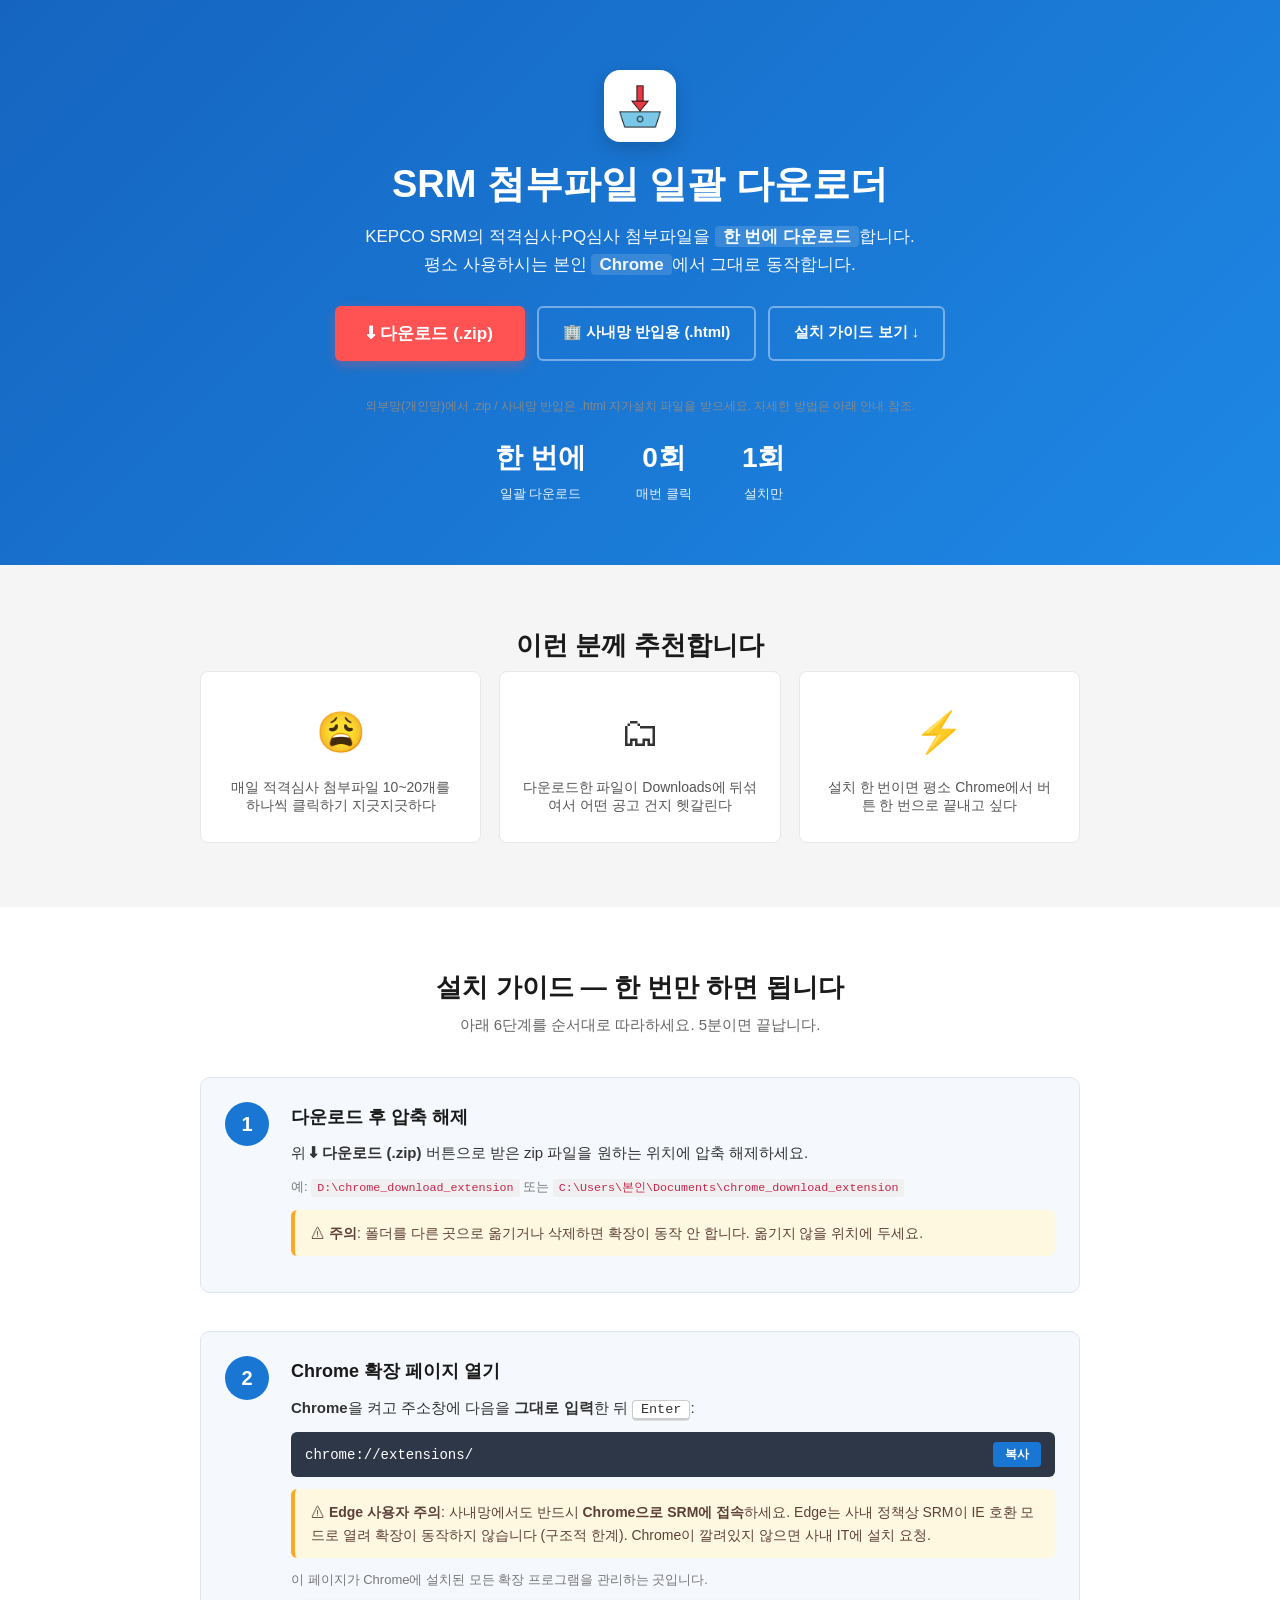
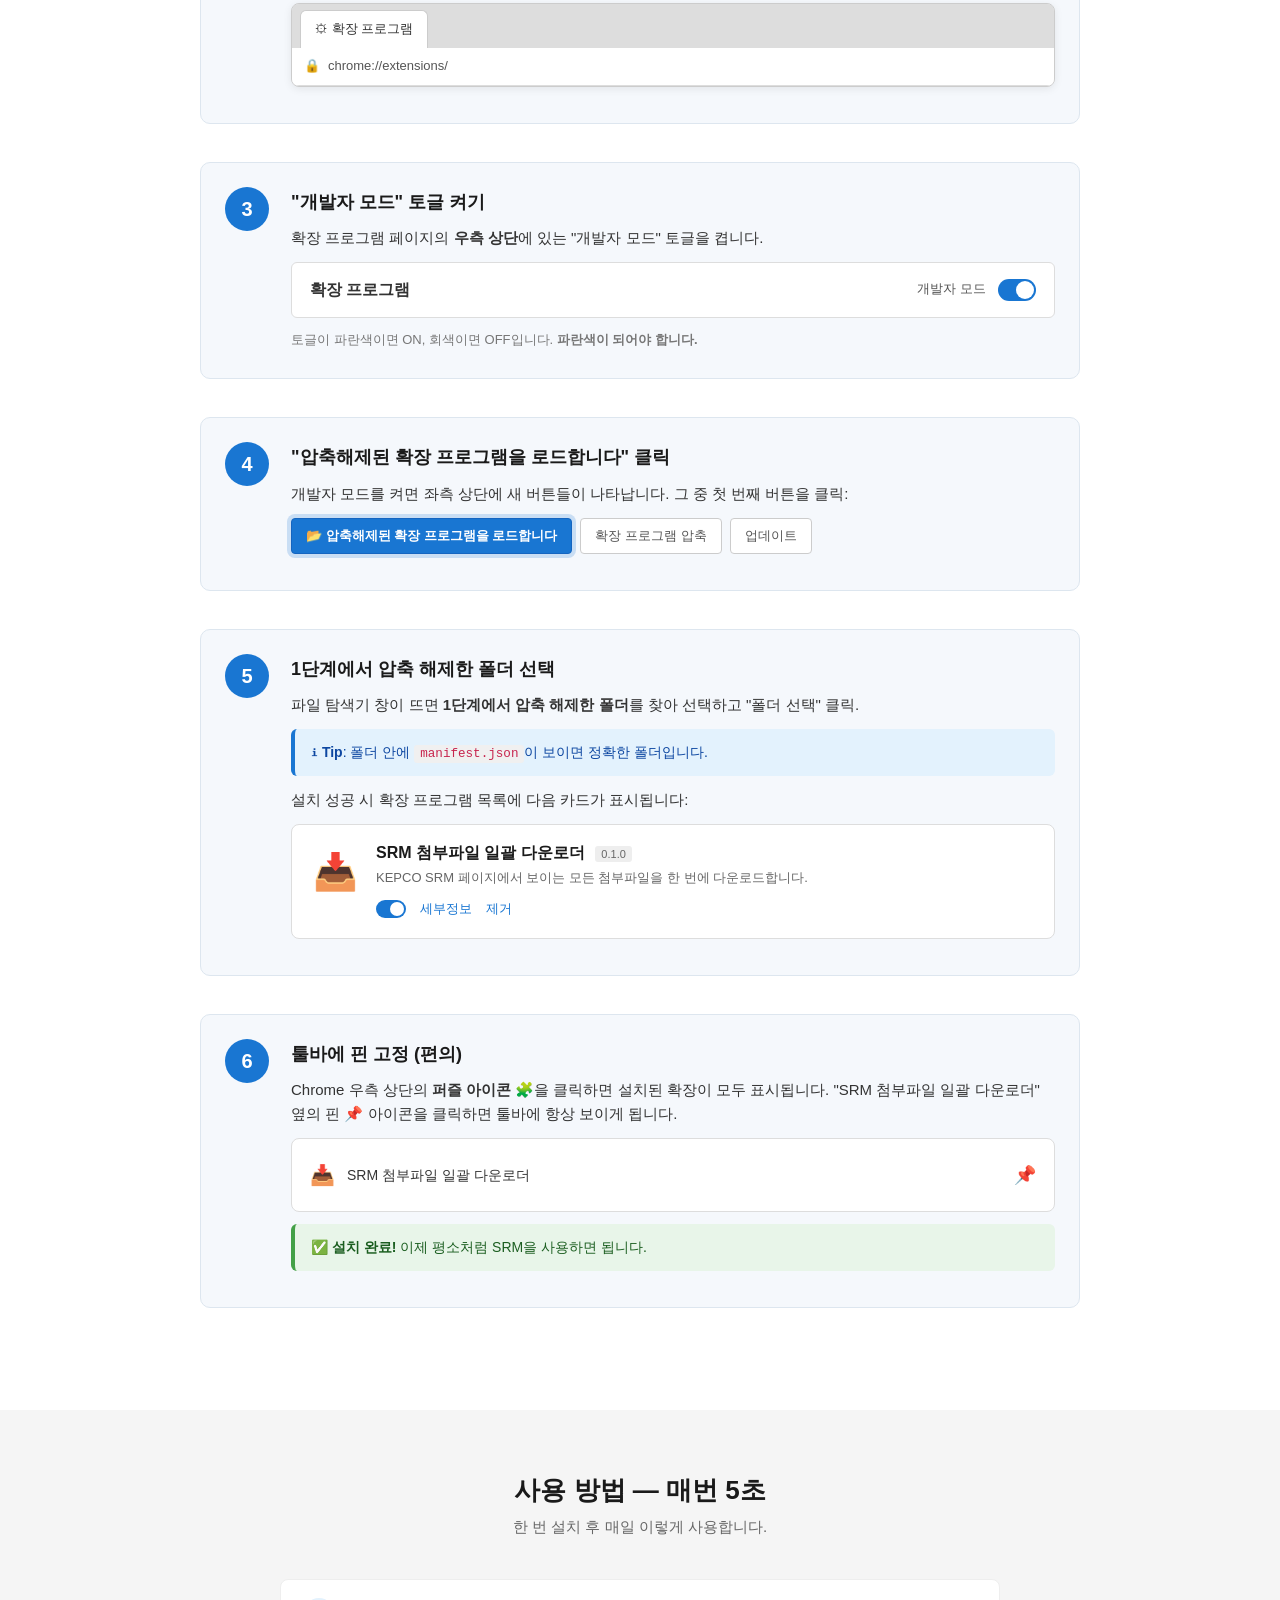
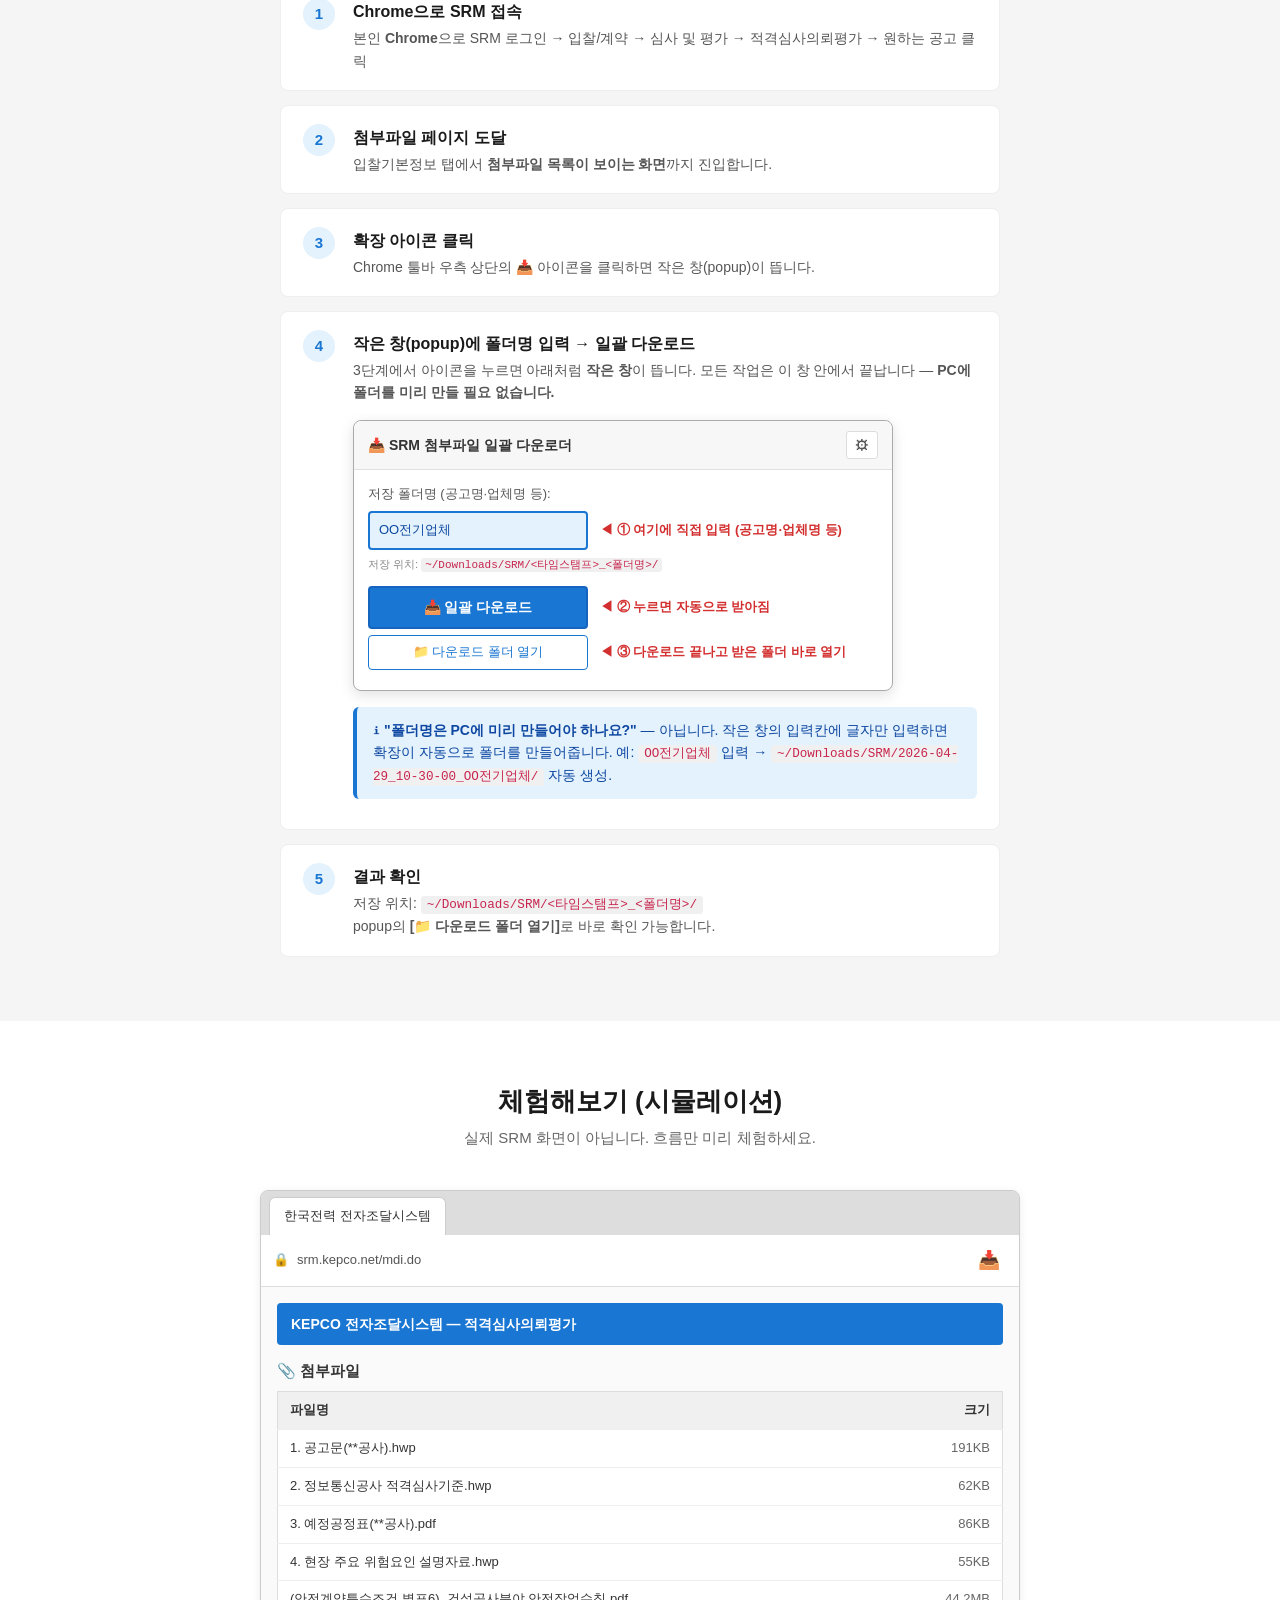
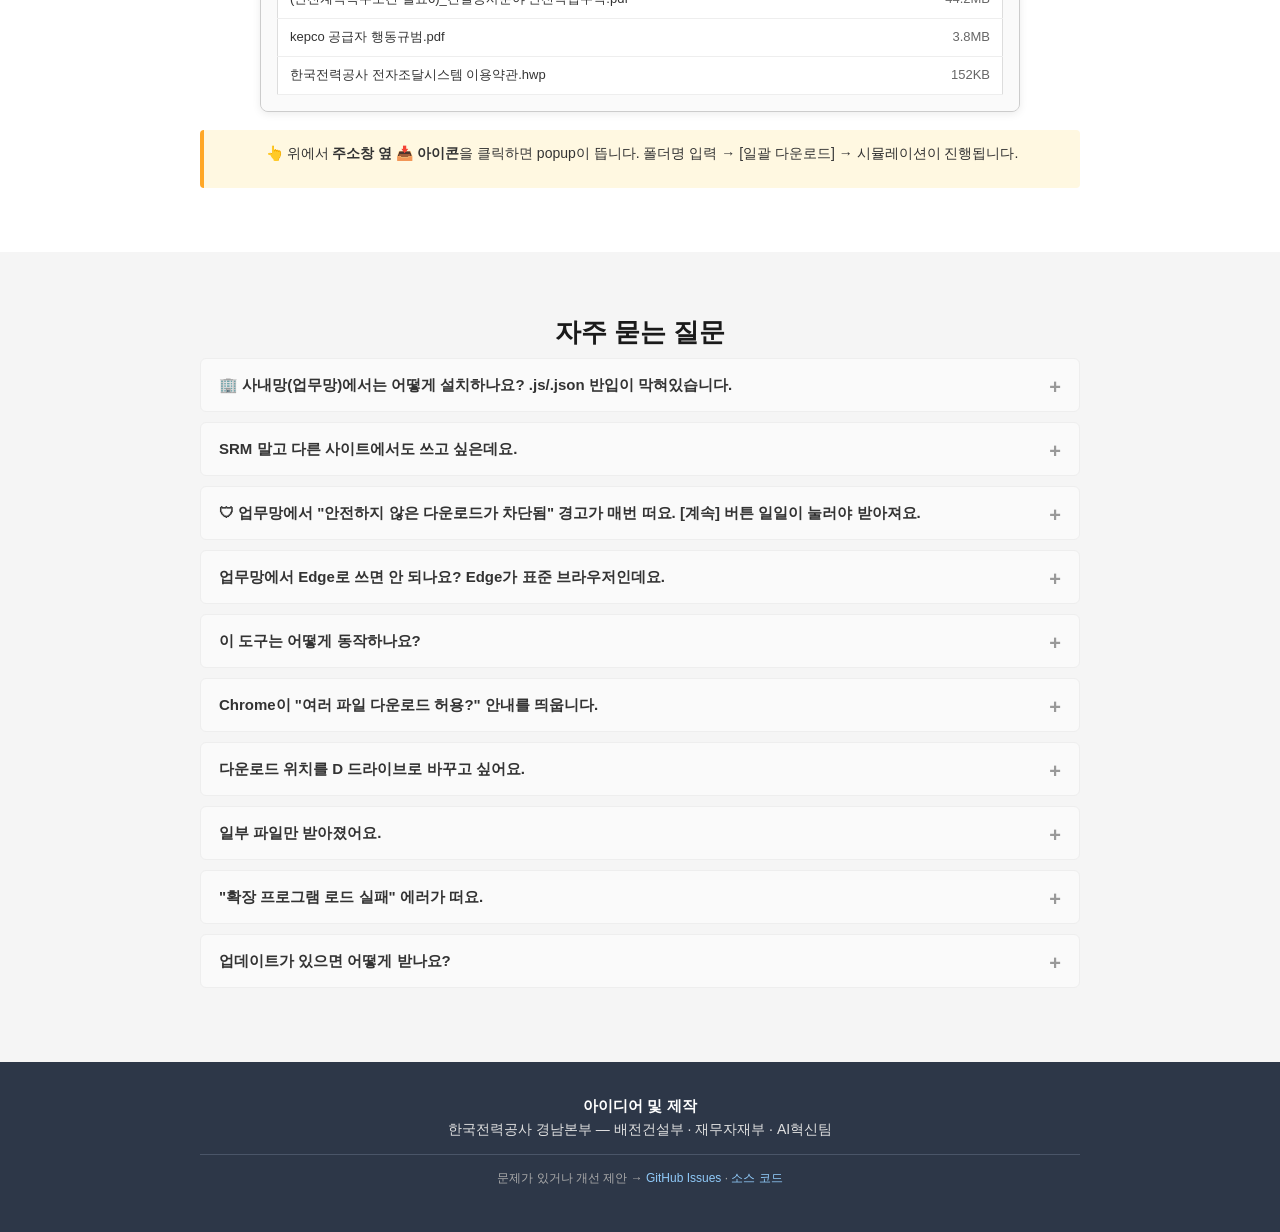
<file: docs/index.html>
<!DOCTYPE html>
<html lang="ko">
<head>
  <meta charset="utf-8">
  <meta name="viewport" content="width=device-width, initial-scale=1">
  <title>SRM 첨부파일 일괄 다운로더 — 설치 가이드 (Chrome)</title>
  <meta name="description" content="KEPCO SRM 적격심사 첨부파일을 한 번에 다운로드하는 Chrome 확장 프로그램. 설치 가이드와 사용 시뮬레이션.">
  <link rel="stylesheet" href="style.css">
</head>
<body>

<!-- ============ HERO ============ -->
<header class="hero">
  <div class="container">
    <img class="hero-icon" src="icon128.png" alt="SRM 다운로더 아이콘" width="72" height="72">
    <h1>SRM 첨부파일 일괄 다운로더</h1>
    <p class="lead">
      KEPCO SRM의 적격심사·PQ심사 첨부파일을 <strong>한 번에 다운로드</strong>합니다.<br>
      평소 사용하시는 본인 <strong>Chrome</strong>에서 그대로 동작합니다.
    </p>
    <div class="hero-actions">
      <a class="btn btn-primary btn-large" href="chrome-extension.zip" download>
        ⬇ 다운로드 (.zip)
      </a>
      <a class="btn btn-ghost" href="extension-installer.html" download>
        🏢 사내망 반입용 (.html)
      </a>
      <a class="btn btn-ghost" href="#install">설치 가이드 보기 ↓</a>
    </div>
    <p class="hint" style="margin-top:8px;font-size:12px;color:#888;">
      외부망(개인망)에서 .zip / 사내망 반입은 .html 자가설치 파일을 받으세요. 자세한 방법은 아래 안내 참조.
    </p>
    <div class="hero-stats">
      <div><strong>한 번에</strong><span>일괄 다운로드</span></div>
      <div><strong>0회</strong><span>매번 클릭</span></div>
      <div><strong>1회</strong><span>설치만</span></div>
    </div>
  </div>
</header>

<!-- ============ WHY ============ -->
<section class="section">
  <div class="container">
    <h2 class="section-title">이런 분께 추천합니다</h2>
    <div class="why-grid">
      <div class="why-card">
        <div class="why-icon">😩</div>
        <h3>매일 적격심사 첨부파일 10~20개를 하나씩 클릭하기 지긋지긋하다</h3>
      </div>
      <div class="why-card">
        <div class="why-icon">🗂</div>
        <h3>다운로드한 파일이 Downloads에 뒤섞여서 어떤 공고 건지 헷갈린다</h3>
      </div>
      <div class="why-card">
        <div class="why-icon">⚡</div>
        <h3>설치 한 번이면 평소 Chrome에서 버튼 한 번으로 끝내고 싶다</h3>
      </div>
    </div>
  </div>
</section>

<!-- ============ INSTALL ============ -->
<section id="install" class="section section-alt">
  <div class="container">
    <h2 class="section-title">설치 가이드 — 한 번만 하면 됩니다</h2>
    <p class="section-sub">아래 6단계를 순서대로 따라하세요. 5분이면 끝납니다.</p>

    <!-- Step 1 -->
    <div class="step">
      <div class="step-num">1</div>
      <div class="step-body">
        <h3>다운로드 후 압축 해제</h3>
        <p>위 <strong>⬇ 다운로드 (.zip)</strong> 버튼으로 받은 zip 파일을 원하는 위치에 압축 해제하세요.</p>
        <p class="hint">예: <code>D:\chrome_download_extension</code> 또는 <code>C:\Users\본인\Documents\chrome_download_extension</code></p>
        <div class="callout warn">
          ⚠ <strong>주의</strong>: 폴더를 다른 곳으로 옮기거나 삭제하면 확장이 동작 안 합니다. 옮기지 않을 위치에 두세요.
        </div>
      </div>
    </div>

    <!-- Step 2 -->
    <div class="step">
      <div class="step-num">2</div>
      <div class="step-body">
        <h3>Chrome 확장 페이지 열기</h3>
        <p><strong>Chrome</strong>을 켜고 주소창에 다음을 <strong>그대로 입력</strong>한 뒤 <kbd>Enter</kbd>:</p>
        <div class="url-box">
          <span class="url-text">chrome://extensions/</span>
          <button class="btn btn-mini" onclick="navigator.clipboard.writeText('chrome://extensions/');this.textContent='복사됨!';setTimeout(()=>this.textContent='복사',1500)">복사</button>
        </div>
        <div class="callout warn">
          ⚠ <strong>Edge 사용자 주의</strong>: 사내망에서도 반드시 <strong>Chrome으로 SRM에 접속</strong>하세요. Edge는 사내 정책상 SRM이 IE 호환 모드로 열려 확장이 동작하지 않습니다 (구조적 한계). Chrome이 깔려있지 않으면 사내 IT에 설치 요청.
        </div>
        <p class="hint">이 페이지가 Chrome에 설치된 모든 확장 프로그램을 관리하는 곳입니다.</p>
        <!-- Mock browser: address bar -->
        <div class="mock-browser">
          <div class="mock-tabs">
            <div class="mock-tab active">⚙ 확장 프로그램</div>
          </div>
          <div class="mock-addr">
            <span class="mock-icon">🔒</span>
            <span class="mock-url">chrome://extensions/</span>
          </div>
        </div>
      </div>
    </div>

    <!-- Step 3 -->
    <div class="step">
      <div class="step-num">3</div>
      <div class="step-body">
        <h3>"개발자 모드" 토글 켜기</h3>
        <p>확장 프로그램 페이지의 <strong>우측 상단</strong>에 있는 "개발자 모드" 토글을 켭니다.</p>
        <!-- Mock: toggle area -->
        <div class="mock-toolbar">
          <span class="mock-toolbar-title">확장 프로그램</span>
          <div class="mock-spacer"></div>
          <span class="mock-label">개발자 모드</span>
          <span class="mock-toggle on" aria-label="ON"></span>
        </div>
        <p class="hint">토글이 파란색이면 ON, 회색이면 OFF입니다. <strong>파란색이 되어야 합니다.</strong></p>
      </div>
    </div>

    <!-- Step 4 -->
    <div class="step">
      <div class="step-num">4</div>
      <div class="step-body">
        <h3>"압축해제된 확장 프로그램을 로드합니다" 클릭</h3>
        <p>개발자 모드를 켜면 좌측 상단에 새 버튼들이 나타납니다. 그 중 첫 번째 버튼을 클릭:</p>
        <div class="mock-buttons">
          <button class="mock-btn highlight">📂 압축해제된 확장 프로그램을 로드합니다</button>
          <button class="mock-btn">확장 프로그램 압축</button>
          <button class="mock-btn">업데이트</button>
        </div>
      </div>
    </div>

    <!-- Step 5 -->
    <div class="step">
      <div class="step-num">5</div>
      <div class="step-body">
        <h3>1단계에서 압축 해제한 폴더 선택</h3>
        <p>파일 탐색기 창이 뜨면 <strong>1단계에서 압축 해제한 폴더</strong>를 찾아 선택하고 "폴더 선택" 클릭.</p>
        <div class="callout info">
          ℹ <strong>Tip</strong>: 폴더 안에 <code>manifest.json</code>이 보이면 정확한 폴더입니다.
        </div>
        <p>설치 성공 시 확장 프로그램 목록에 다음 카드가 표시됩니다:</p>
        <div class="mock-extension-card">
          <div class="mock-ext-icon">📥</div>
          <div class="mock-ext-info">
            <h4>SRM 첨부파일 일괄 다운로더 <span class="mock-version">0.1.0</span></h4>
            <p>KEPCO SRM 페이지에서 보이는 모든 첨부파일을 한 번에 다운로드합니다.</p>
            <div class="mock-ext-actions">
              <span class="mock-toggle on small"></span>
              <span class="mock-link">세부정보</span>
              <span class="mock-link">제거</span>
            </div>
          </div>
        </div>
      </div>
    </div>

    <!-- Step 6 -->
    <div class="step">
      <div class="step-num">6</div>
      <div class="step-body">
        <h3>툴바에 핀 고정 (편의)</h3>
        <p>Chrome 우측 상단의 <strong>퍼즐 아이콘 🧩</strong>을 클릭하면 설치된 확장이 모두 표시됩니다. "SRM 첨부파일 일괄 다운로더" 옆의 핀 📌 아이콘을 클릭하면 툴바에 항상 보이게 됩니다.</p>
        <div class="mock-toolbar-pin">
          <div class="pin-row">
            <span class="pin-icon">📥</span>
            <span class="pin-name">SRM 첨부파일 일괄 다운로더</span>
            <span class="pin-btn pinned" title="툴바에 고정됨">📌</span>
          </div>
        </div>
        <div class="callout success">
          ✅ <strong>설치 완료!</strong> 이제 평소처럼 SRM을 사용하면 됩니다.
        </div>
      </div>
    </div>

  </div>
</section>

<!-- ============ USAGE ============ -->
<section id="usage" class="section">
  <div class="container">
    <h2 class="section-title">사용 방법 — 매번 5초</h2>
    <p class="section-sub">한 번 설치 후 매일 이렇게 사용합니다.</p>

    <div class="usage-flow">
      <div class="usage-step">
        <span class="usage-num">1</span>
        <div>
          <h3>Chrome으로 SRM 접속</h3>
          <p>본인 <strong>Chrome</strong>으로 SRM 로그인 → 입찰/계약 → 심사 및 평가 → 적격심사의뢰평가 → 원하는 공고 클릭</p>
        </div>
      </div>
      <div class="usage-step">
        <span class="usage-num">2</span>
        <div>
          <h3>첨부파일 페이지 도달</h3>
          <p>입찰기본정보 탭에서 <strong>첨부파일 목록이 보이는 화면</strong>까지 진입합니다.</p>
        </div>
      </div>
      <div class="usage-step">
        <span class="usage-num">3</span>
        <div>
          <h3>확장 아이콘 클릭</h3>
          <p>Chrome 툴바 우측 상단의 📥 아이콘을 클릭하면 작은 창(popup)이 뜹니다.</p>
        </div>
      </div>
      <div class="usage-step">
        <span class="usage-num">4</span>
        <div>
          <h3>작은 창(popup)에 폴더명 입력 → 일괄 다운로드</h3>
          <p>3단계에서 아이콘을 누르면 아래처럼 <strong>작은 창</strong>이 뜹니다. 모든 작업은 이 창 안에서 끝납니다 — <strong>PC에 폴더를 미리 만들 필요 없습니다.</strong></p>

          <div class="popup-demo">
            <div class="popup-demo-head">
              <span>📥 SRM 첨부파일 일괄 다운로더</span>
              <span class="popup-demo-gear">⚙</span>
            </div>
            <div class="popup-demo-body">
              <label>저장 폴더명 (공고명·업체명 등):</label>
              <div class="popup-demo-row">
                <div class="popup-demo-input">OO전기업체</div>
                <div class="popup-demo-arrow">◀ ① 여기에 직접 입력 (공고명·업체명 등)</div>
              </div>
              <div class="popup-demo-hint">저장 위치: <code>~/Downloads/SRM/&lt;타임스탬프&gt;_&lt;폴더명&gt;/</code></div>
              <div class="popup-demo-row">
                <div class="popup-demo-btn">📥 일괄 다운로드</div>
                <div class="popup-demo-arrow">◀ ② 누르면 자동으로 받아짐</div>
              </div>
              <div class="popup-demo-row">
                <div class="popup-demo-btn popup-demo-btn-secondary">📁 다운로드 폴더 열기</div>
                <div class="popup-demo-arrow">◀ ③ 다운로드 끝나고 받은 폴더 바로 열기</div>
              </div>
            </div>
          </div>

          <div class="callout info">
            ℹ <strong>"폴더명은 PC에 미리 만들어야 하나요?"</strong> — 아닙니다. 작은 창의 입력칸에 글자만 입력하면 확장이 자동으로 폴더를 만들어줍니다. 예: <code>OO전기업체</code> 입력 → <code>~/Downloads/SRM/2026-04-29_10-30-00_OO전기업체/</code> 자동 생성.
          </div>
        </div>
      </div>
      <div class="usage-step">
        <span class="usage-num">5</span>
        <div>
          <h3>결과 확인</h3>
          <p>저장 위치: <code>~/Downloads/SRM/&lt;타임스탬프&gt;_&lt;폴더명&gt;/</code><br>popup의 <strong>[📁 다운로드 폴더 열기]</strong>로 바로 확인 가능합니다.</p>
        </div>
      </div>
    </div>
  </div>
</section>

<!-- ============ SIMULATION ============ -->
<section id="simulation" class="section section-alt">
  <div class="container">
    <h2 class="section-title">체험해보기 (시뮬레이션)</h2>
    <p class="section-sub">실제 SRM 화면이 아닙니다. 흐름만 미리 체험하세요.</p>

    <div class="sim-frame">
      <div class="mock-browser">
        <div class="mock-tabs">
          <div class="mock-tab active">한국전력 전자조달시스템</div>
        </div>
        <div class="mock-addr">
          <span class="mock-icon">🔒</span>
          <span class="mock-url">srm.kepco.net/mdi.do</span>
          <span class="mock-ext-badge" id="extBadge" title="확장 아이콘 — 클릭해보세요">📥</span>
        </div>

        <div class="sim-page">
          <div class="sim-banner">KEPCO 전자조달시스템 — 적격심사의뢰평가</div>
          <div class="sim-table-title">📎 첨부파일</div>
          <table class="sim-table">
            <thead><tr><th>파일명</th><th class="sim-size-col">크기</th></tr></thead>
            <tbody>
              <tr><td>1. 공고문(**공사).hwp</td><td>191KB</td></tr>
              <tr><td>2. 정보통신공사 적격심사기준.hwp</td><td>62KB</td></tr>
              <tr><td>3. 예정공정표(**공사).pdf</td><td>86KB</td></tr>
              <tr><td>4. 현장 주요 위험요인 설명자료.hwp</td><td>55KB</td></tr>
              <tr><td>(안전계약특수조건 별표6)_건설공사분야 안전작업수칙.pdf</td><td>44.2MB</td></tr>
              <tr><td>kepco 공급자 행동규범.pdf</td><td>3.8MB</td></tr>
              <tr><td>한국전력공사 전자조달시스템 이용약관.hwp</td><td>152KB</td></tr>
            </tbody>
          </table>
        </div>
      </div>

      <!-- Mock popup overlay -->
      <div class="sim-popup" id="simPopup" hidden>
        <div class="sim-popup-head">SRM 첨부파일 일괄 다운로더</div>
        <div class="sim-popup-body">
          <label>저장 폴더명 (공고명·업체명 등):</label>
          <input id="simFolder" type="text" placeholder="예: OO전기업체">
          <p class="hint">저장 위치: <code>~/Downloads/SRM/&lt;타임스탬프&gt;_&lt;폴더명&gt;/</code></p>
          <button id="simBtn" class="btn-primary btn-mini-2">📥 일괄 다운로드</button>
          <button class="btn-mini-2 sim-secondary-btn" disabled title="시뮬레이션이라 동작 안 함">📁 다운로드 폴더 열기</button>
          <div class="sim-log" id="simLog">준비됨. 폴더명 입력 후 [일괄 다운로드] 클릭.</div>
        </div>
      </div>
    </div>

    <div class="sim-instructions">
      <p>👆 위에서 <strong>주소창 옆 📥 아이콘</strong>을 클릭하면 popup이 뜹니다. 폴더명 입력 → [일괄 다운로드] → 시뮬레이션이 진행됩니다.</p>
    </div>
  </div>
</section>

<!-- ============ FAQ ============ -->
<section id="faq" class="section">
  <div class="container">
    <h2 class="section-title">자주 묻는 질문</h2>

    <details class="faq">
      <summary>🏢 사내망(업무망)에서는 어떻게 설치하나요? .js/.json 반입이 막혀있습니다.</summary>
      <p>사내망 보안 정책으로 <code>.js</code>/<code>.json</code> 파일 반입이 막혀있는 환경을 위해 <strong>HTML 자가설치 파일</strong>을 제공합니다. 흐름:</p>
      <ol>
        <li>외부망(집/개인망)에서 위 <strong>"🏢 사내망 반입용 (.html)"</strong> 버튼으로 <code>extension-installer.html</code> 다운로드</li>
        <li>이 HTML 파일 한 개만 사내망 PC로 반입 (<code>.html</code>은 일반적으로 통과됨)</li>
        <li>사내망 PC에서 <code>extension-installer.html</code>을 Edge로 열기 (더블클릭)</li>
        <li>페이지의 <strong>"📂 폴더 선택 후 풀기"</strong> 버튼 클릭 → 빈 폴더 선택 (예: <code>Documents\srm-extension</code>)</li>
        <li>버튼 한 번 클릭으로 9개 파일이 그 폴더에 자동으로 풀림 (<code>.js</code>, <code>.json</code> 포함)</li>
        <li><code>edge://extensions/</code> → 개발자 모드 ON → "압축해제된 확장 프로그램을 로드합니다" → 풀린 폴더 선택 → 끝</li>
      </ol>
      <p>HTML 안에 모든 파일이 base64로 인코딩되어 있어 사내망 보안 스캐너를 통과하고, 파일 생성은 사내망 자기 PC 안에서 일어납니다 (네트워크 경유 X).</p>
    </details>

    <details class="faq">
      <summary>SRM 말고 다른 사이트에서도 쓰고 싶은데요.</summary>
      <p>가능합니다. 확장 popup의 우측 상단 <strong>⚙ 설정</strong> 버튼 클릭 → "사이트 추가" 입력란에 도메인 입력(예: <code>knai.kepco.net</code>) → [추가] 클릭. 브라우저가 권한 다이얼로그를 한 번 띄우면 "허용"을 선택하시면 됩니다. 이후 그 사이트에서도 동일하게 일괄 다운로드 가능합니다.</p>
      <p>기본은 <code>srm.kepco.net</code>만 등록되어 있어 첫 설치 시 추가 권한 다이얼로그가 뜨지 않습니다. 다른 사이트는 본인이 필요한 만큼만 직접 등록하시면 됩니다.</p>
    </details>

    <details class="faq">
      <summary>🛡 업무망에서 "안전하지 않은 다운로드가 차단됨" 경고가 매번 떠요. [계속] 버튼 일일이 눌러야 받아져요.</summary>
      <p>업무망 SRM이 HTTP(HTTPS 아님)라 Chrome이 보안 경고를 띄우는 것입니다. 한 번만 사이트별 예외 등록하면 사라집니다:</p>
      <ol>
        <li>Chrome 주소창에 그대로 입력: <code>chrome://settings/content/insecureContent</code></li>
        <li>"<strong>안전하지 않은 콘텐츠 표시 가능</strong>" 섹션의 <strong>[추가]</strong> 버튼 클릭</li>
        <li>입력창에: <code>http://srm.kepco.net</code> 입력 후 <strong>[추가]</strong></li>
        <li>SRM 페이지 새로고침 → 일괄 다운로드 시 경고 안 뜸</li>
      </ol>
      <p>예외 등록을 시도했는데도 똑같이 막힌다면 사내 그룹정책으로 잠긴 것입니다. <code>chrome://policy/</code>에서 <code>InsecureContentAllowedForUrls</code> 또는 <code>DownloadRestrictions</code> 정책이 보이면 사내 IT에 "SRM 도메인 예외 추가" 요청.</p>
    </details>

    <details class="faq">
      <summary>업무망에서 Edge로 쓰면 안 되나요? Edge가 표준 브라우저인데요.</summary>
      <p><strong>안 됩니다. Chrome으로 사용하세요.</strong> 사내 정책상 SRM이 Edge에서 열리면 IE 호환 모드(파란 e 아이콘 표시)로 강제 로드됩니다. IE 모드 안에서는 확장 프로그램이 페이지에 접근할 수 없는 구조적 한계가 있어, "Frame with ID 0 is not ready" 같은 에러가 나면서 다운로드가 시작되지 않습니다.</p>
      <p>업무망 PC에 Chrome이 깔려있다면 Chrome으로 SRM에 접속하시면 됩니다. 만약 Chrome이 없다면 사내 IT에 설치 요청. 다른 사이트는 Edge로 쓰시고 SRM만 Chrome으로 쓰는 식으로 분리해도 무방합니다.</p>
    </details>

    <details class="faq">
      <summary>이 도구는 어떻게 동작하나요?</summary>
      <p>본인 Chrome 안에서 사용자가 직접 클릭한 시점에만 동작하는 일반적인 Chrome 확장 프로그램입니다. 평소 Chrome으로 SRM 사용하는 것과 똑같은 흐름이고, 단지 첨부파일 한 개씩 클릭하는 작업을 한 번에 처리해줄 뿐입니다.</p>
    </details>

    <details class="faq">
      <summary>Chrome이 "여러 파일 다운로드 허용?" 안내를 띄웁니다.</summary>
      <p>일괄 다운로드 시 첫 실행에서 한 번 뜹니다. <strong>"허용"</strong> 클릭하면 그 사이트(SRM)에서는 다음부터 안 뜹니다.</p>
    </details>

    <details class="faq">
      <summary>다운로드 위치를 D 드라이브로 바꾸고 싶어요.</summary>
      <p>이 확장 자체는 Chrome의 기본 Downloads 폴더 하위로만 저장 가능합니다 (Chrome 보안 제약). 위치 자체를 바꾸려면:</p>
      <ol>
        <li>Chrome 주소창에 <code>chrome://settings/downloads</code> 입력</li>
        <li>"위치" 옆 <strong>변경</strong> 클릭</li>
        <li>D:\srm_downloads 같은 폴더 선택</li>
      </ol>
      <p>이렇게 하면 우리 도구의 다운로드도 그 위치로 자동으로 갑니다.</p>
    </details>

    <details class="faq">
      <summary>일부 파일만 받아졌어요.</summary>
      <p>큰 파일(수십 MB)은 SRM이 처리에 시간이 걸립니다. 이 도구는 파일 크기에 따라 자동으로 클릭 간격을 조절(250ms~3.5초)하지만, 사이트가 매우 느릴 땐 누락 가능. popup의 로그에서 누락 파일 확인 후 같은 화면에서 다시 누르면 받아집니다 (덮어쓰기).</p>
    </details>

    <details class="faq">
      <summary>"확장 프로그램 로드 실패" 에러가 떠요.</summary>
      <p>다음을 확인하세요:</p>
      <ul>
        <li>선택한 폴더 안에 <code>manifest.json</code> 파일이 있는지</li>
        <li>zip을 압축 해제할 때 폴더가 한 단계 더 안에 있을 수 있음 (예: <code>chrome_download_extension-main/chrome_download_extension-main/</code>) — 가장 안쪽 폴더 선택</li>
      </ul>
    </details>

    <details class="faq">
      <summary>업데이트가 있으면 어떻게 받나요?</summary>
      <p>이 페이지에서 다시 zip 다운로드 → 기존 폴더 덮어쓰기 → <code>chrome://extensions/</code>에서 이 확장의 새로고침 아이콘(🔄) 클릭. 끝.</p>
    </details>
  </div>
</section>

<!-- ============ FOOTER ============ -->
<footer class="footer">
  <div class="container">
    <p class="credits">
      <strong>아이디어 및 제작</strong><br>
      한국전력공사 경남본부 — 배전건설부 · 재무자재부 · AI혁신팀
    </p>
    <p class="footer-links">
      문제가 있거나 개선 제안 →
      <a href="https://github.com/kepcokn5701/chrome_download_extension/issues">GitHub Issues</a>
      ·
      <a href="https://github.com/kepcokn5701/chrome_download_extension">소스 코드</a>
    </p>
  </div>
</footer>

<script src="script.js"></script>
</body>
</html>
</file>
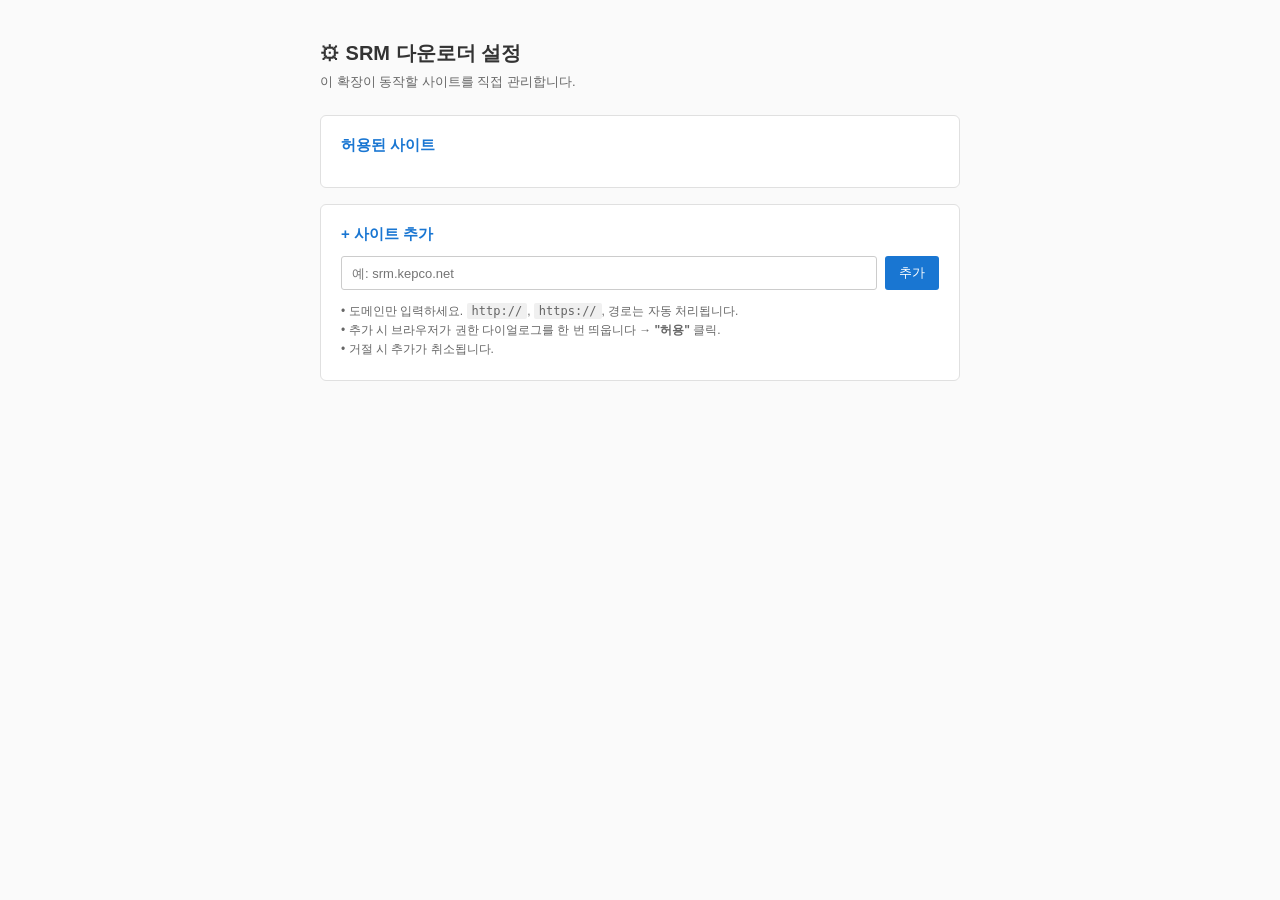
<file: options.html>
<!DOCTYPE html>
<html lang="ko">
<head>
  <meta charset="utf-8">
  <title>SRM 다운로더 — 설정</title>
  <style>
    body {
      font-family: 'Malgun Gothic', sans-serif;
      max-width: 640px;
      margin: 40px auto;
      padding: 0 20px;
      color: #333;
      background: #fafafa;
    }
    h1 {
      font-size: 20px;
      margin: 0 0 6px;
    }
    .subtitle {
      color: #666;
      font-size: 13px;
      margin: 0 0 24px;
    }
    .card {
      background: white;
      border: 1px solid #e0e0e0;
      border-radius: 6px;
      padding: 20px;
      margin-bottom: 16px;
    }
    h2 {
      font-size: 15px;
      margin: 0 0 12px;
      color: #1976d2;
    }
    .site-list {
      list-style: none;
      padding: 0;
      margin: 0;
    }
    .site-row {
      display: flex;
      align-items: center;
      justify-content: space-between;
      padding: 10px 12px;
      border: 1px solid #eee;
      border-radius: 4px;
      margin-bottom: 6px;
      background: #fafafa;
    }
    .site-name {
      font-family: Consolas, monospace;
      font-size: 13px;
    }
    .site-meta {
      font-size: 11px;
      color: #999;
      margin-left: 8px;
    }
    .empty {
      color: #999;
      font-size: 13px;
      padding: 16px;
      text-align: center;
      border: 1px dashed #ddd;
      border-radius: 4px;
    }
    .add-row {
      display: flex;
      gap: 8px;
      margin-top: 8px;
    }
    input[type="text"] {
      flex: 1;
      padding: 8px 10px;
      font-size: 13px;
      border: 1px solid #ccc;
      border-radius: 3px;
    }
    button {
      padding: 8px 14px;
      font-size: 13px;
      cursor: pointer;
      background: #1976d2;
      color: white;
      border: none;
      border-radius: 3px;
    }
    button:disabled {
      background: #999;
      cursor: not-allowed;
    }
    button:hover:not(:disabled) {
      background: #1565c0;
    }
    .btn-danger {
      background: #d32f2f;
      padding: 4px 10px;
      font-size: 12px;
    }
    .btn-danger:hover:not(:disabled) {
      background: #b71c1c;
    }
    .help {
      font-size: 12px;
      color: #666;
      line-height: 1.6;
      margin: 12px 0 0;
    }
    .help code {
      background: #f0f0f0;
      padding: 1px 5px;
      border-radius: 2px;
    }
    .status {
      margin-top: 10px;
      padding: 8px 12px;
      border-radius: 3px;
      font-size: 13px;
      display: none;
    }
    .status.ok {
      background: #e8f5e9;
      color: #2e7d32;
      border: 1px solid #c8e6c9;
      display: block;
    }
    .status.error {
      background: #ffebee;
      color: #c62828;
      border: 1px solid #ffcdd2;
      display: block;
    }
  </style>
</head>
<body>

  <h1>⚙ SRM 다운로더 설정</h1>
  <p class="subtitle">이 확장이 동작할 사이트를 직접 관리합니다.</p>

  <div class="card">
    <h2>허용된 사이트</h2>
    <ul id="siteList" class="site-list"></ul>
    <div id="emptyMsg" class="empty" hidden>
      등록된 사이트가 없습니다. 아래에서 추가하세요.
    </div>
  </div>

  <div class="card">
    <h2>+ 사이트 추가</h2>
    <div class="add-row">
      <input id="domainInput" type="text" placeholder="예: srm.kepco.net">
      <button id="addBtn">추가</button>
    </div>
    <div id="status" class="status"></div>
    <p class="help">
      • 도메인만 입력하세요. <code>http://</code>, <code>https://</code>, 경로는 자동 처리됩니다.<br>
      • 추가 시 브라우저가 권한 다이얼로그를 한 번 띄웁니다 → <strong>"허용"</strong> 클릭.<br>
      • 거절 시 추가가 취소됩니다.
    </p>
  </div>

  <script src="options.js"></script>
</body>
</html>
</file>
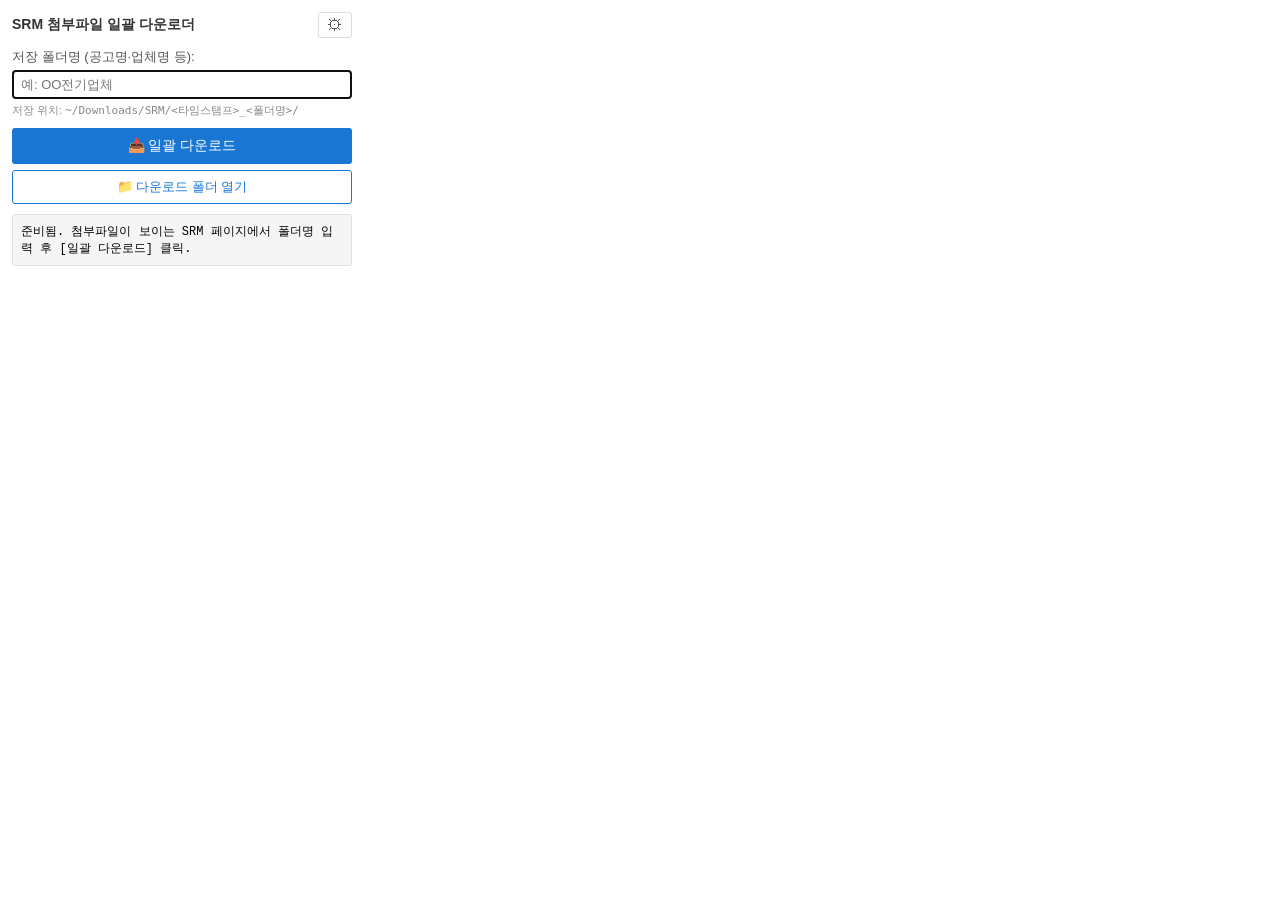
<file: popup.html>
<!DOCTYPE html>
<html lang="ko">
<head>
  <meta charset="utf-8">
  <title>SRM 첨부파일 일괄 다운로더</title>
  <style>
    body {
      font-family: 'Malgun Gothic', sans-serif;
      width: 340px;
      padding: 12px;
      margin: 0;
    }
    h2 {
      font-size: 14px;
      margin: 0;
      color: #333;
    }
    .header {
      display: flex;
      justify-content: space-between;
      align-items: center;
      margin-bottom: 10px;
    }
    .icon-btn {
      width: auto;
      margin: 0;
      padding: 4px 8px;
      background: transparent;
      color: #555;
      font-size: 16px;
      border: 1px solid #ddd;
      border-radius: 3px;
      line-height: 1;
    }
    .icon-btn:hover:not(:disabled) {
      background: #f0f0f0;
      color: #1976d2;
    }
    label {
      display: block;
      margin: 8px 0 4px;
      font-size: 13px;
      color: #555;
    }
    input[type="text"] {
      width: 100%;
      padding: 6px 8px;
      box-sizing: border-box;
      font-size: 13px;
      border: 1px solid #ccc;
      border-radius: 3px;
    }
    button {
      width: 100%;
      margin-top: 10px;
      padding: 9px;
      font-size: 14px;
      cursor: pointer;
      background: #1976d2;
      color: white;
      border: none;
      border-radius: 3px;
    }
    button:disabled {
      background: #999;
      cursor: not-allowed;
    }
    button:hover:not(:disabled) {
      background: #1565c0;
    }
    button.btn-secondary {
      background: white;
      color: #1976d2;
      border: 1px solid #1976d2;
      margin-top: 6px;
      padding: 7px;
      font-size: 13px;
      font-weight: normal;
    }
    button.btn-secondary:hover:not(:disabled) {
      background: #e3f2fd;
      color: #0d47a1;
    }
    #log {
      margin-top: 10px;
      padding: 8px;
      background: #f5f5f5;
      border: 1px solid #e0e0e0;
      font-size: 12px;
      max-height: 200px;
      overflow-y: auto;
      white-space: pre-wrap;
      font-family: Consolas, 'Courier New', monospace;
      border-radius: 3px;
    }
    .hint {
      font-size: 11px;
      color: #888;
      margin-top: 4px;
    }
  </style>
</head>
<body>
  <div class="header">
    <h2>SRM 첨부파일 일괄 다운로더</h2>
    <button id="settings" class="icon-btn" title="설정 — 허용 사이트 관리">⚙</button>
  </div>

  <label for="folder">저장 폴더명 (공고명·업체명 등):</label>
  <input id="folder" type="text" placeholder="예: OO전기업체" autofocus>
  <div class="hint">저장 위치: <code>~/Downloads/SRM/&lt;타임스탬프&gt;_&lt;폴더명&gt;/</code></div>

  <button id="download">📥 일괄 다운로드</button>
  <button id="open-folder" class="btn-secondary" title="가장 최근 SRM 다운로드 폴더를 탐색기로 열기">📁 다운로드 폴더 열기</button>

  <div id="log">준비됨. 첨부파일이 보이는 SRM 페이지에서 폴더명 입력 후 [일괄 다운로드] 클릭.</div>

  <script src="popup.js"></script>
</body>
</html>
</file>
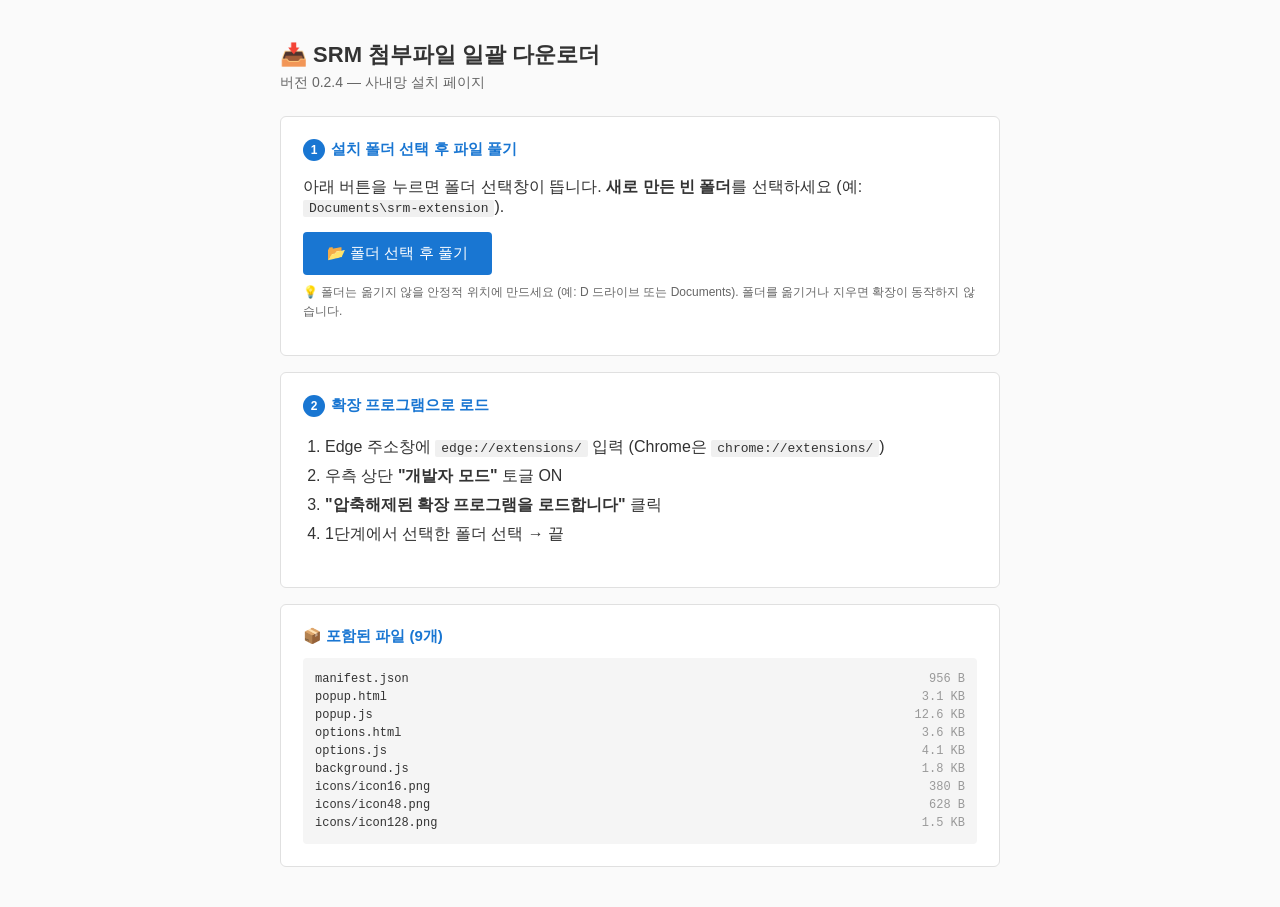
<file: docs/extension-installer.html>
<!DOCTYPE html>
<html lang="ko">
<head>
<meta charset="utf-8">
<title>SRM 첨부파일 일괄 다운로더 v0.2.4 — 사내망 설치</title>
<style>
  body { font-family: 'Malgun Gothic', sans-serif; max-width: 720px; margin: 40px auto; padding: 0 20px; color: #333; background: #fafafa; }
  h1 { font-size: 22px; margin: 0 0 4px; }
  .subtitle { color: #666; font-size: 14px; margin: 0 0 24px; }
  .card { background: white; border: 1px solid #e0e0e0; border-radius: 6px; padding: 22px; margin-bottom: 16px; }
  h2 { font-size: 15px; margin: 0 0 12px; color: #1976d2; }
  .step-num { display: inline-block; width: 22px; height: 22px; background: #1976d2; color: white; border-radius: 50%; text-align: center; line-height: 22px; font-size: 12px; margin-right: 6px; }
  button { padding: 12px 24px; font-size: 15px; background: #1976d2; color: white; border: none; border-radius: 4px; cursor: pointer; }
  button:disabled { background: #999; cursor: not-allowed; }
  button:hover:not(:disabled) { background: #1565c0; }
  .file-list { font-family: Consolas, monospace; font-size: 12px; background: #f5f5f5; padding: 12px; border-radius: 4px; max-height: 220px; overflow: auto; }
  .file-row { display: flex; justify-content: space-between; padding: 2px 0; }
  .file-row .size { color: #999; }
  .status { margin-top: 14px; padding: 10px 12px; border-radius: 4px; font-size: 14px; }
  .status.ok { background: #e8f5e9; color: #2e7d32; border: 1px solid #c8e6c9; }
  .status.error { background: #ffebee; color: #c62828; border: 1px solid #ffcdd2; }
  .status.info { background: #e3f2fd; color: #1565c0; border: 1px solid #bbdefb; }
  ol { padding-left: 22px; line-height: 1.8; }
  code { background: #f0f0f0; padding: 1px 6px; border-radius: 2px; font-size: 13px; }
  .help { font-size: 12px; color: #666; margin-top: 8px; line-height: 1.6; }
  .fallback { margin-top: 16px; padding-top: 16px; border-top: 1px dashed #ddd; }
  .fallback a { display: block; padding: 6px 0; color: #1976d2; text-decoration: none; font-family: Consolas, monospace; font-size: 13px; }
  .fallback a:hover { text-decoration: underline; }
</style>
</head>
<body>

  <h1>📥 SRM 첨부파일 일괄 다운로더</h1>
  <p class="subtitle">버전 0.2.4 — 사내망 설치 페이지</p>

  <div class="card">
    <h2><span class="step-num">1</span>설치 폴더 선택 후 파일 풀기</h2>
    <p>아래 버튼을 누르면 폴더 선택창이 뜹니다. <strong>새로 만든 빈 폴더</strong>를 선택하세요 (예: <code>Documents\srm-extension</code>).</p>
    <button id="installBtn">📂 폴더 선택 후 풀기</button>
    <div id="status" class="status" hidden></div>
    <div id="fallback" class="fallback" hidden>
      <p><strong>이 브라우저는 폴더 직접 쓰기를 지원하지 않습니다.</strong> 아래 링크를 모두 클릭해 같은 폴더(예: <code>Documents\srm-extension</code>)에 다운로드 받으세요. <code>icons/</code>로 시작하는 파일은 그 폴더 안에 <code>icons</code> 하위 폴더 만들어 넣어주세요.</p>
      <div id="dlButtons"></div>
    </div>
    <p class="help">💡 폴더는 옮기지 않을 안정적 위치에 만드세요 (예: D 드라이브 또는 Documents). 폴더를 옮기거나 지우면 확장이 동작하지 않습니다.</p>
  </div>

  <div class="card">
    <h2><span class="step-num">2</span>확장 프로그램으로 로드</h2>
    <ol>
      <li>Edge 주소창에 <code>edge://extensions/</code> 입력 (Chrome은 <code>chrome://extensions/</code>)</li>
      <li>우측 상단 <strong>"개발자 모드"</strong> 토글 ON</li>
      <li><strong>"압축해제된 확장 프로그램을 로드합니다"</strong> 클릭</li>
      <li>1단계에서 선택한 폴더 선택 → 끝</li>
    </ol>
  </div>

  <div class="card">
    <h2>📦 포함된 파일 (9개)</h2>
    <div class="file-list" id="fileList"></div>
  </div>

<script>
const FILES = [{"path":"manifest.json","b64":"[base64]","size":956},{"path":"popup.html","b64":"[base64]","size":3131},{"path":"popup.js","b64":"[base64]/[base64]/[base64]/[base64]/[base64]","size":12879},{"path":"options.html","b64":"[base64]","size":3720},{"path":"options.js","b64":"[base64]/OlthLXowLTktXSpbYS16MC05XSk/KD86XC5bYS16MC05XSg/OlthLXowLTktXSpbYS16MC05XSk/[base64]","size":4202},{"path":"background.js","b64":"[base64]/[base64]","size":1875},{"path":"icons/icon16.png","b64":"iVBORw0KGgoAAAANSUhEUgAAABAAAAAQCAYAAAAf8/9hAAAAAXNSR0IArs4c6QAAAARnQU1BAACxjwv8YQUAAAAJcEhZcwAADsMAAA7DAcdvqGQAAAERSURBVDhPY6AlEADiBigGsUkGDVZ8Qv9BGMSGCJEGGopllP+DMIgNESINUGQAyM8HLPkE/4MwiA0VIxoECLGw/oW5AMQGiUGkiAT8zCxPdutZ/gdhEBsqTBIIsOMT/gDCIDZECDdAjnM4ZmdkfA/C2OSAGCVMEgSlFX7ZJpf8R8am4an/jYOTUMRAWFRZ8w9QTwFEKwQocPILfa46/uI/DCcv2vOfX1L2v7C8yv/oqevg4iAsKC0P8pYBRCsUsHFyv85edxquKKRz/n9pHeP/8kZW/31qJsLFi3bf/M/MyvYNqg0BOHgFVmu5BqA4VcPR57+anQeKmJ53+H9OAaF9UG0oAOQkbIGFDaM6n3zAwAAAlROU6R0IwioAAAAASUVORK5CYII=","size":380},{"path":"icons/icon48.png","b64":"iVBORw0KGgoAAAANSUhEUgAAADAAAAAwCAYAAABXAvmHAAAAAXNSR0IArs4c6QAAAARnQU1BAACxjwv8YQUAAAAJcEhZcwAADsMAAA7DAcdvqGQAAAIJSURBVGhDYxgFo2AUUB0IAHEDDgySG/SgwYpP6H+xjDIKBomB5CBKBjdoADn4maUbCgaJgeQgSgY3GPXAQINRDww0GPXAQINRDww0GPXAQINRD9ATYGs6H5Bl5/xvySeIgkFiIDk0tSA8oE1sA04m5p+pkvLgECYFg/SA9ILMgBg1cMBAnZPn+Q1TJ4xkgwuD1IL0gPRCjBh4QLQnBqPjYYCgJwaz42EApyeGguNhAMMTQ8nxMAD3xFB0PAyAPTEQjsc3rkMqngHF2OTIwURVehG8opK/bJNL/g8mLCij+BvotgyIE/EDDhY29u9lBx/+rzr+YtBgdm7er0C3SUCcSABw8gtsDWiagdWggcDRU9f95xQQOg91HlEgQs3W/SM2w4jF2etOgy1OX3EEqzwpWM87AhT6RCUfGKAoGfnUTPwvLK/yX97ICkw7ZlZjVUcsJin5wAC5yQgU4uKqOv+RPQ/yCCg2kNURi8lJPjBAVjLyKOv8bxQYjyIGK0mQxYjF5CQfGCArGYFCDBTiyGJ63uHgZIUsRiwmK/nAALnJCBQDWq4B4FAHsdXsPFGSFLGYkuQDA2SXRiCPgzwASlLkFgaUJB8YGNBKjaLkAwMDValRI/nAAMWVGjmYGskHBgYkGVEl+cAAKBmBikJYeU5rDCq5qJV8YADUIcHWPqclHnI9uFEwBAEDAwB+3CuDrpVWPwAAAABJRU5ErkJggg==","size":628},{"path":"icons/icon128.png","b64":"[base64]//Mvfx9TjKu+P77j3fnP8Pfqv3Zjzz3XO/d879znOEEEIIIYQQQgghhBBCCCGEkK4ShiTpKNpizkfSUeIC3p/YPS/[base64]/EcPxtW+qt+0aXti4pZkAkyJpEVzgeLFx4bUFKenVse1hdNGi/+ZiOiWSAuBC48LHBdAWpoS3xneGVxYvSYt/AYGRcuCCh9WLR+NCaAvUpne37wpvL3sx3fZRoKJQJQXpdQZYCCyItlBtOblydVp8VvwV6XUGWBBtodoQBSj+TZEVvwGKdgas+G1SpDNgxW+bVjsDVvzdoJXOoK/i/xX/ELFJK51Bo+L/S2TFb5yhdgZ9Ff8bIukAQ+kMGhX/Y/F9kXSI5+oM+ir+L0TSQebVGfRV/LP4RaS7ZHUGrPgXHlmdASv+hclAnQEr/oXNMzsDVvw+UDsDVvy++F9nwIrfJ73OgBW/T/q/Z8CK3yGpM2DFnwkuVto51JZTYhH+FLUAaD3/FYtNJp8Tw/inB8NXNx/Sin7yzbcpAX7GwpRiqxhWvPa6GhQt5/odH6YEOISFKUk8Wj34wy9qYLR9z964F15YMpoSoHgXc14MOw+fUYOj7Ts1/X1afLS0xcF5eVi1boMaHG3ftz6aSglQ7fj6gRg+/+kPNUDanrj9jy5/KR1hVzvHuCiGD45+rQZJ23P/7OW0+29iIWoRn66tHdumBknbEy04rr2IlrwaOHiIz9hPXrujBkrbcdmq3uRS9S+n/iiGybMzaqDWxGcnqueJAyfCuvF3o9hNiL8rSfzZd1fS4uMhVnX2i/FCasFaEmcW6FoQr+bS5SviyZr2s5ZE8s7FjFa8OjiAeIwDidPX/1YDtiAKVYkziiTA+QUKKewmvNY4UQub3tuj/g4r4gR2LtYdogkwTGF29zRumXH34GNAe9+uU9O9kzWrH2louef+FrTgZsA5dDyY0IKuKRY77ZhBTi3T6RoS4diV2+p7aoq/AfGJpr6i/qoYL9rTdlctsZMR25qNYwPHlk7Y3tl3RH29pvg7EJtobnI5jljtnbmoBl7L1C/j9q69rpkOWawVtrgjIS4RU0zFnv0Pypdi2PLxPjX4WqYdgzpAe10TxSx+xtodDUmMuEScwJojjoqhldKCr2X6/D986Tf1dU0seioGLXU2uCMhJhGtt0lwMJG129oWLR1iyulQkCz4Gdw9tNdriEMqxCQWHf3KxdyoWOr/czqUVGlb+jirNfqVi7lRMezmdDsfpEBFn53ej2JQe08Na45+5WJuVCztaDxAeVZcWPxUNFra/c2aRDT/BRZ8v26gQ5eS4pE14oI4DWwmAhYeHxXpIuMOZqn4qz36lYvJUTHsosZDlJ6NnRXFzrf2TMPC6FcuZkfFsPOxyM2ngtjxuMiWPvOTSFwLo1+5dGJUDDvd+gyAldGvXDgqNiStjH7lgoMKHFhwVOw5tTT6lUunRsUsam30K5fOjIpZ1droVy6dGBWzbHqQJZoZ/crF9KiYZa2OfuWCgwuTo2LWtTr6lYvZUTHrWh79ysXkqJhlrY9+5WJyVMyy1ke/cuH/KjZ/zY5+5RJHxWiWpke/CCGEEEIIIYQQQgghhHSEkZEnEKZAtJgOd/wAAAAASUVORK5CYII=","size":1526}];

function base64ToBytes(b64) {
  const bin = atob(b64);
  const bytes = new Uint8Array(bin.length);
  for (let i = 0; i < bin.length; i++) bytes[i] = bin.charCodeAt(i);
  return bytes;
}

function fmtSize(n) {
  if (n < 1024) return n + " B";
  if (n < 1024 * 1024) return (n / 1024).toFixed(1) + " KB";
  return (n / 1024 / 1024).toFixed(1) + " MB";
}

function showStatus(msg, type) {
  const el = document.getElementById("status");
  el.textContent = msg;
  el.className = "status " + type;
  el.hidden = false;
}

const listEl = document.getElementById("fileList");
for (const f of FILES) {
  const row = document.createElement("div");
  row.className = "file-row";
  const name = document.createElement("span");
  name.textContent = f.path;
  const size = document.createElement("span");
  size.className = "size";
  size.textContent = fmtSize(f.size);
  row.appendChild(name);
  row.appendChild(size);
  listEl.appendChild(row);
}

const installBtn = document.getElementById("installBtn");
const fallbackEl = document.getElementById("fallback");

if (typeof window.showDirectoryPicker !== "function") {
  installBtn.hidden = true;
  fallbackEl.hidden = false;
  const dlEl = document.getElementById("dlButtons");
  for (const f of FILES) {
    const a = document.createElement("a");
    const blob = new Blob([base64ToBytes(f.b64)]);
    a.href = URL.createObjectURL(blob);
    a.download = f.path.split("/").pop();
    a.textContent = "📥 " + f.path + "  (" + fmtSize(f.size) + ")";
    dlEl.appendChild(a);
  }
}

installBtn.addEventListener("click", async () => {
  installBtn.disabled = true;
  showStatus("폴더 선택 중...", "info");

  let dirHandle;
  try {
    dirHandle = await window.showDirectoryPicker({ mode: "readwrite" });
  } catch (e) {
    if (e.name === "AbortError") {
      showStatus("폴더 선택을 취소했습니다.", "info");
    } else {
      showStatus("폴더 선택 실패: " + e.message, "error");
    }
    installBtn.disabled = false;
    return;
  }

  showStatus("파일 쓰는 중... (" + FILES.length + "개)", "info");
  let written = 0;
  try {
    for (const f of FILES) {
      const segments = f.path.split("/");
      const filename = segments.pop();
      let dir = dirHandle;
      for (const seg of segments) {
        dir = await dir.getDirectoryHandle(seg, { create: true });
      }
      const fileHandle = await dir.getFileHandle(filename, { create: true });
      const writable = await fileHandle.createWritable();
      await writable.write(base64ToBytes(f.b64));
      await writable.close();
      written++;
    }
    showStatus("완료! " + written + "개 파일이 풀렸습니다. 이제 2단계로 진행하세요.", "ok");
  } catch (e) {
    showStatus("파일 쓰기 실패 (" + written + "개 완료): " + e.message, "error");
  } finally {
    installBtn.disabled = false;
  }
});
</script>
</body>
</html>
</file>
<file: docs/style.css>
/* ===== Base ===== */
* { box-sizing: border-box; }
html { scroll-behavior: smooth; }
body {
  margin: 0;
  font-family: 'Malgun Gothic', 'Apple SD Gothic Neo', -apple-system, sans-serif;
  background: #f5f5f5;
  color: #333;
  line-height: 1.6;
  font-size: 15px;
}
.container {
  max-width: 920px;
  margin: 0 auto;
  padding: 0 20px;
}
h1, h2, h3, h4 { margin: 0 0 12px; line-height: 1.3; color: #1a1a1a; }
p { margin: 0 0 12px; }
a { color: #1976d2; text-decoration: none; }
a:hover { text-decoration: underline; }
code {
  font-family: Consolas, 'Courier New', monospace;
  font-size: 0.9em;
  background: #f0f0f0;
  padding: 2px 6px;
  border-radius: 3px;
  color: #c7254e;
}
kbd {
  background: #fff;
  border: 1px solid #ccc;
  border-bottom-width: 2px;
  border-radius: 4px;
  padding: 1px 8px;
  font-family: Consolas, monospace;
  font-size: 0.9em;
  box-shadow: 0 1px 0 rgba(0,0,0,0.1);
}

/* ===== Hero ===== */
.hero {
  background: linear-gradient(135deg, #1565c0 0%, #1976d2 50%, #1e88e5 100%);
  color: white;
  padding: 70px 0 60px;
  text-align: center;
}
.hero h1 {
  color: white;
  font-size: 38px;
  font-weight: 700;
  margin-bottom: 14px;
}
.lead {
  font-size: 17px;
  opacity: 0.95;
  margin-bottom: 28px;
}
.lead strong { color: #fff; background: rgba(255,255,255,0.15); padding: 1px 8px; border-radius: 4px; }
.logo-badge {
  display: inline-block;
  background: rgba(255,255,255,0.18);
  padding: 6px 14px;
  border-radius: 20px;
  font-size: 13px;
  margin-bottom: 16px;
  letter-spacing: 0.5px;
}
.hero-icon {
  display: block;
  margin: 0 auto 18px;
  background: white;
  padding: 10px;
  border-radius: 16px;
  box-shadow: 0 6px 18px rgba(0,0,0,0.18);
}
.hero-actions {
  display: flex;
  gap: 12px;
  justify-content: center;
  flex-wrap: wrap;
  margin-bottom: 36px;
}
.hero-stats {
  display: flex;
  justify-content: center;
  gap: 50px;
  margin-top: 20px;
  flex-wrap: wrap;
}
.hero-stats > div { text-align: center; }
.hero-stats strong {
  display: block;
  font-size: 28px;
  color: white;
  font-weight: 700;
}
.hero-stats span {
  font-size: 13px;
  opacity: 0.9;
}

/* ===== Buttons ===== */
.btn {
  display: inline-block;
  padding: 12px 24px;
  border-radius: 6px;
  font-weight: 600;
  border: none;
  cursor: pointer;
  font-size: 15px;
  text-decoration: none;
  transition: transform 0.1s, box-shadow 0.1s;
}
.btn-primary {
  background: #ff5252;
  color: white;
  box-shadow: 0 4px 12px rgba(255,82,82,0.35);
}
.btn-primary:hover {
  transform: translateY(-1px);
  box-shadow: 0 6px 16px rgba(255,82,82,0.45);
  text-decoration: none;
}
.btn-large { padding: 14px 32px; font-size: 17px; }
.btn-ghost {
  background: transparent;
  color: white;
  border: 2px solid rgba(255,255,255,0.4);
}
.btn-ghost:hover {
  background: rgba(255,255,255,0.1);
  text-decoration: none;
}
.btn-mini {
  padding: 4px 12px;
  font-size: 12px;
  background: #1976d2;
  color: white;
  border-radius: 4px;
}
.btn-mini:hover { background: #1565c0; }
.btn-mini-2 {
  display: block;
  width: 100%;
  padding: 9px;
  font-size: 14px;
  background: #1976d2;
  color: white;
  border: none;
  border-radius: 4px;
  cursor: pointer;
  font-weight: 600;
  margin: 10px 0;
}

/* ===== Section ===== */
.section { padding: 64px 0; }
.section-alt { background: white; }
.section-title {
  font-size: 26px;
  text-align: center;
  margin-bottom: 8px;
}
.section-sub {
  text-align: center;
  color: #666;
  margin-bottom: 40px;
  font-size: 15px;
}

/* ===== Why grid ===== */
.why-grid {
  display: grid;
  grid-template-columns: repeat(auto-fit, minmax(240px, 1fr));
  gap: 18px;
}
.why-card {
  background: white;
  padding: 28px 22px;
  border-radius: 8px;
  text-align: center;
  border: 1px solid #e8e8e8;
}
.why-icon {
  font-size: 40px;
  margin-bottom: 14px;
}
.why-card h3 {
  font-size: 14px;
  font-weight: 500;
  color: #555;
  margin: 0;
}

/* ===== Step ===== */
.step {
  display: flex;
  gap: 22px;
  margin-bottom: 38px;
  background: #fafafa;
  padding: 24px;
  border-radius: 10px;
  border: 1px solid #eee;
}
.section-alt .step {
  background: #f5f8fc;
  border-color: #dde6ef;
}
.step-num {
  flex-shrink: 0;
  width: 44px;
  height: 44px;
  background: #1976d2;
  color: white;
  border-radius: 50%;
  display: flex;
  align-items: center;
  justify-content: center;
  font-weight: 700;
  font-size: 20px;
}
.step-body { flex: 1; min-width: 0; }
.step-body h3 {
  font-size: 18px;
  margin-top: 4px;
}
.hint {
  font-size: 13px;
  color: #777;
  margin: 6px 0 4px;
}

/* ===== Callout ===== */
.callout {
  padding: 12px 16px;
  border-radius: 6px;
  margin: 12px 0;
  font-size: 14px;
}
.callout.warn  { background: #fff8e1; border-left: 4px solid #ffa726; color: #5d4037; }
.callout.info  { background: #e3f2fd; border-left: 4px solid #1976d2; color: #0d47a1; }
.callout.success { background: #e8f5e9; border-left: 4px solid #43a047; color: #1b5e20; }

/* ===== URL box ===== */
.url-box {
  display: flex;
  align-items: center;
  gap: 8px;
  background: #2d3748;
  color: #fff;
  padding: 10px 14px;
  border-radius: 6px;
  margin: 10px 0;
  font-family: Consolas, monospace;
}
.url-text {
  flex: 1;
  font-size: 14px;
  user-select: all;
}

/* ===== Mock browser ===== */
.mock-browser {
  background: #ececec;
  border: 1px solid #cccccc;
  border-radius: 8px;
  margin: 12px 0;
  overflow: hidden;
  box-shadow: 0 2px 8px rgba(0,0,0,0.08);
}
.mock-tabs {
  background: #ddd;
  padding: 6px 8px 0;
  display: flex;
  gap: 4px;
}
.mock-tab {
  background: #f5f5f5;
  padding: 8px 14px;
  border-radius: 6px 6px 0 0;
  font-size: 13px;
  border: 1px solid #ccc;
  border-bottom: none;
}
.mock-tab.active {
  background: white;
  font-weight: 500;
}
.mock-addr {
  background: white;
  padding: 8px 12px;
  display: flex;
  align-items: center;
  gap: 8px;
  border-bottom: 1px solid #ddd;
  font-size: 13px;
}
.mock-icon { color: #4caf50; }
.mock-url { color: #555; flex: 1; }
.mock-ext-badge {
  cursor: pointer;
  font-size: 18px;
  padding: 2px 6px;
  border-radius: 4px;
  border: 1px solid transparent;
  user-select: none;
}
.mock-ext-badge:hover {
  background: #e3f2fd;
  border-color: #1976d2;
}

/* ===== Mock toolbar (developer mode toggle) ===== */
.mock-toolbar {
  display: flex;
  align-items: center;
  gap: 12px;
  background: white;
  padding: 14px 18px;
  border: 1px solid #ddd;
  border-radius: 6px;
  margin: 12px 0;
}
.mock-toolbar-title { font-weight: 600; font-size: 16px; }
.mock-spacer { flex: 1; }
.mock-label { font-size: 13px; color: #555; }
.mock-toggle {
  width: 38px;
  height: 22px;
  background: #ccc;
  border-radius: 12px;
  position: relative;
  display: inline-block;
  cursor: pointer;
}
.mock-toggle::after {
  content: '';
  position: absolute;
  width: 18px;
  height: 18px;
  background: white;
  border-radius: 50%;
  top: 2px;
  left: 2px;
  transition: 0.2s;
}
.mock-toggle.on { background: #1976d2; }
.mock-toggle.on::after { left: 18px; }
.mock-toggle.small { width: 30px; height: 18px; }
.mock-toggle.small::after { width: 14px; height: 14px; }
.mock-toggle.small.on::after { left: 14px; }

/* ===== Mock buttons ===== */
.mock-buttons {
  display: flex;
  gap: 8px;
  margin: 12px 0;
  flex-wrap: wrap;
}
.mock-btn {
  background: white;
  border: 1px solid #ccc;
  padding: 8px 14px;
  border-radius: 4px;
  font-size: 13px;
  cursor: default;
  color: #555;
}
.mock-btn.highlight {
  background: #1976d2;
  color: white;
  border-color: #1565c0;
  font-weight: 600;
  box-shadow: 0 0 0 4px rgba(25,118,210,0.2);
  animation: pulse 2s infinite;
}
@keyframes pulse {
  0%, 100% { box-shadow: 0 0 0 4px rgba(25,118,210,0.2); }
  50% { box-shadow: 0 0 0 8px rgba(25,118,210,0.1); }
}

/* ===== Extension card mock ===== */
.mock-extension-card {
  display: flex;
  gap: 16px;
  background: white;
  border: 1px solid #ddd;
  border-radius: 8px;
  padding: 18px;
  margin: 12px 0;
}
.mock-ext-icon {
  font-size: 36px;
  width: 50px;
  text-align: center;
}
.mock-ext-info { flex: 1; }
.mock-ext-info h4 {
  margin: 0 0 4px;
  font-size: 16px;
}
.mock-ext-info p {
  font-size: 13px;
  color: #666;
  margin: 0 0 10px;
}
.mock-version {
  background: #eee;
  font-size: 11px;
  padding: 2px 6px;
  border-radius: 3px;
  font-weight: 500;
  color: #666;
  margin-left: 6px;
}
.mock-ext-actions {
  display: flex;
  gap: 14px;
  align-items: center;
  font-size: 13px;
}
.mock-link { color: #1976d2; cursor: default; }

/* ===== Toolbar pin mock ===== */
.mock-toolbar-pin {
  background: white;
  border: 1px solid #ddd;
  border-radius: 8px;
  padding: 12px;
  margin: 12px 0;
}
.pin-row {
  display: flex;
  align-items: center;
  gap: 12px;
  padding: 8px 6px;
}
.pin-icon { font-size: 20px; }
.pin-name { flex: 1; font-size: 14px; }
.pin-btn { font-size: 18px; cursor: default; }
.pin-btn.pinned { color: #1976d2; }

/* ===== Usage flow ===== */
.usage-flow {
  display: flex;
  flex-direction: column;
  gap: 14px;
  max-width: 720px;
  margin: 0 auto;
}
.usage-step {
  display: flex;
  gap: 18px;
  background: white;
  padding: 18px 22px;
  border-radius: 8px;
  border: 1px solid #eee;
  align-items: flex-start;
}
.usage-num {
  flex-shrink: 0;
  width: 32px;
  height: 32px;
  background: #e3f2fd;
  color: #1976d2;
  border-radius: 50%;
  display: flex;
  align-items: center;
  justify-content: center;
  font-weight: 700;
  font-size: 15px;
}
.usage-step h3 {
  font-size: 16px;
  margin: 4px 0 4px;
}
.usage-step p {
  margin: 0;
  font-size: 14px;
  color: #555;
}

/* ===== Inline popup demo (used in usage step 4) ===== */
.popup-demo {
  background: white;
  border: 1px solid #aaa;
  border-radius: 8px;
  box-shadow: 0 4px 14px rgba(0,0,0,0.12);
  margin: 16px 0;
  max-width: 540px;
}
.popup-demo-head {
  background: #f7f7f7;
  padding: 10px 14px;
  font-weight: 600;
  font-size: 14px;
  border-bottom: 1px solid #e0e0e0;
  border-radius: 8px 8px 0 0;
  display: flex;
  align-items: center;
  justify-content: space-between;
}
.popup-demo-gear {
  font-size: 14px;
  color: #555;
  border: 1px solid #ddd;
  border-radius: 3px;
  padding: 2px 8px;
  background: white;
}
.popup-demo-body { padding: 14px; }
.popup-demo-body label {
  display: block;
  font-size: 13px;
  color: #555;
  margin-bottom: 6px;
}
.popup-demo-row {
  display: flex;
  gap: 12px;
  align-items: center;
  margin: 6px 0;
}
.popup-demo-input {
  flex: 0 0 220px;
  padding: 7px 9px;
  border: 2px solid #1976d2;
  border-radius: 4px;
  font-size: 13px;
  background: #e3f2fd;
  color: #0d47a1;
  font-weight: 500;
}
.popup-demo-btn {
  flex: 0 0 220px;
  padding: 8px 12px;
  font-size: 14px;
  background: #1976d2;
  color: white;
  border: 2px solid #1565c0;
  border-radius: 4px;
  font-weight: 600;
  text-align: center;
}
.popup-demo-btn-secondary {
  background: white;
  color: #1976d2;
  border: 1px solid #1976d2;
  font-weight: normal;
  padding: 6px 10px;
  font-size: 13px;
}
.sim-secondary-btn {
  background: white !important;
  color: #1976d2 !important;
  border: 1px solid #1976d2 !important;
  font-weight: normal !important;
  font-size: 12px !important;
  padding: 6px !important;
  margin-top: 4px !important;
}
.popup-demo-arrow {
  font-size: 13px;
  color: #d32f2f;
  font-weight: 600;
  white-space: nowrap;
}
.popup-demo-hint {
  font-size: 11px;
  color: #888;
  margin: 6px 0 12px;
}
.popup-demo-hint code {
  font-size: 11px;
  padding: 1px 4px;
}
@media (max-width: 700px) {
  .popup-demo-row {
    flex-direction: column;
    align-items: flex-start;
    gap: 4px;
  }
  .popup-demo-input,
  .popup-demo-btn { flex: 1; width: 100%; }
}

/* ===== Simulation ===== */
.sim-frame {
  position: relative;
  max-width: 760px;
  margin: 0 auto;
}
.sim-page {
  background: #fafafa;
  padding: 16px;
  min-height: 280px;
}
.sim-banner {
  background: #1976d2;
  color: white;
  padding: 10px 14px;
  border-radius: 4px;
  font-weight: 600;
  margin-bottom: 14px;
  font-size: 14px;
}
.sim-table-title { font-weight: 600; margin-bottom: 8px; }
.sim-table {
  width: 100%;
  border-collapse: collapse;
  background: white;
  border: 1px solid #ddd;
}
.sim-table th, .sim-table td {
  padding: 8px 12px;
  text-align: left;
  font-size: 13px;
  border-bottom: 1px solid #eee;
}
.sim-table th {
  background: #f0f0f0;
  font-weight: 600;
}
.sim-size-col { width: 80px; text-align: right !important; }
.sim-table td:nth-child(2) { text-align: right; color: #666; }

.sim-popup {
  position: absolute;
  top: 50px;
  right: 16px;
  width: 320px;
  background: white;
  border: 1px solid #999;
  border-radius: 8px;
  box-shadow: 0 8px 24px rgba(0,0,0,0.2);
  z-index: 10;
}
.sim-popup-head {
  background: #1976d2;
  color: white;
  padding: 10px 14px;
  font-weight: 600;
  font-size: 14px;
  border-radius: 8px 8px 0 0;
}
.sim-popup-body { padding: 14px; }
.sim-popup-body label {
  display: block;
  font-size: 13px;
  color: #555;
  margin-bottom: 4px;
}
.sim-popup-body input {
  width: 100%;
  padding: 6px 8px;
  border: 1px solid #ccc;
  border-radius: 4px;
  font-size: 13px;
  box-sizing: border-box;
}
.sim-log {
  margin-top: 10px;
  padding: 8px 10px;
  background: #f5f5f5;
  border: 1px solid #e0e0e0;
  border-radius: 4px;
  font-size: 12px;
  font-family: Consolas, monospace;
  white-space: pre-wrap;
  max-height: 160px;
  overflow-y: auto;
}

.sim-instructions {
  margin-top: 18px;
  padding: 12px 16px;
  background: #fff8e1;
  border-left: 4px solid #ffa726;
  border-radius: 4px;
  font-size: 14px;
  text-align: center;
}

/* ===== FAQ ===== */
.faq {
  background: #fafafa;
  border: 1px solid #eee;
  border-radius: 6px;
  margin-bottom: 10px;
  padding: 0;
}
.faq summary {
  padding: 14px 18px;
  cursor: pointer;
  font-weight: 600;
  font-size: 15px;
  list-style: none;
  position: relative;
  padding-right: 40px;
}
.faq summary::after {
  content: '+';
  position: absolute;
  right: 18px;
  top: 12px;
  font-size: 20px;
  color: #999;
}
.faq[open] summary::after { content: '−'; }
.faq summary::-webkit-details-marker { display: none; }
.faq[open] summary { border-bottom: 1px solid #eee; }
.faq p, .faq ol, .faq ul {
  padding: 6px 18px 14px;
  font-size: 14px;
  margin: 0;
}
.faq ol, .faq ul { padding-left: 38px; }

/* ===== Footer ===== */
.footer {
  background: #2d3748;
  color: #ccc;
  padding: 32px 0;
  text-align: center;
  font-size: 13px;
}
.footer a { color: #90caf9; }
.credits {
  font-size: 14px;
  margin-bottom: 14px;
  color: #e0e0e0;
}
.credits strong {
  color: white;
  font-size: 15px;
}
.footer-links {
  border-top: 1px solid #4a5568;
  padding-top: 14px;
  margin-top: 14px;
  font-size: 12px;
  color: #aaa;
}

/* ===== Mobile ===== */
@media (max-width: 700px) {
  .hero h1 { font-size: 28px; }
  .lead { font-size: 15px; }
  .hero-stats { gap: 24px; }
  .step { padding: 18px; gap: 14px; }
  .step-num { width: 36px; height: 36px; font-size: 17px; }
  .sim-popup { position: static; width: auto; margin-top: 14px; }
}
</file>
